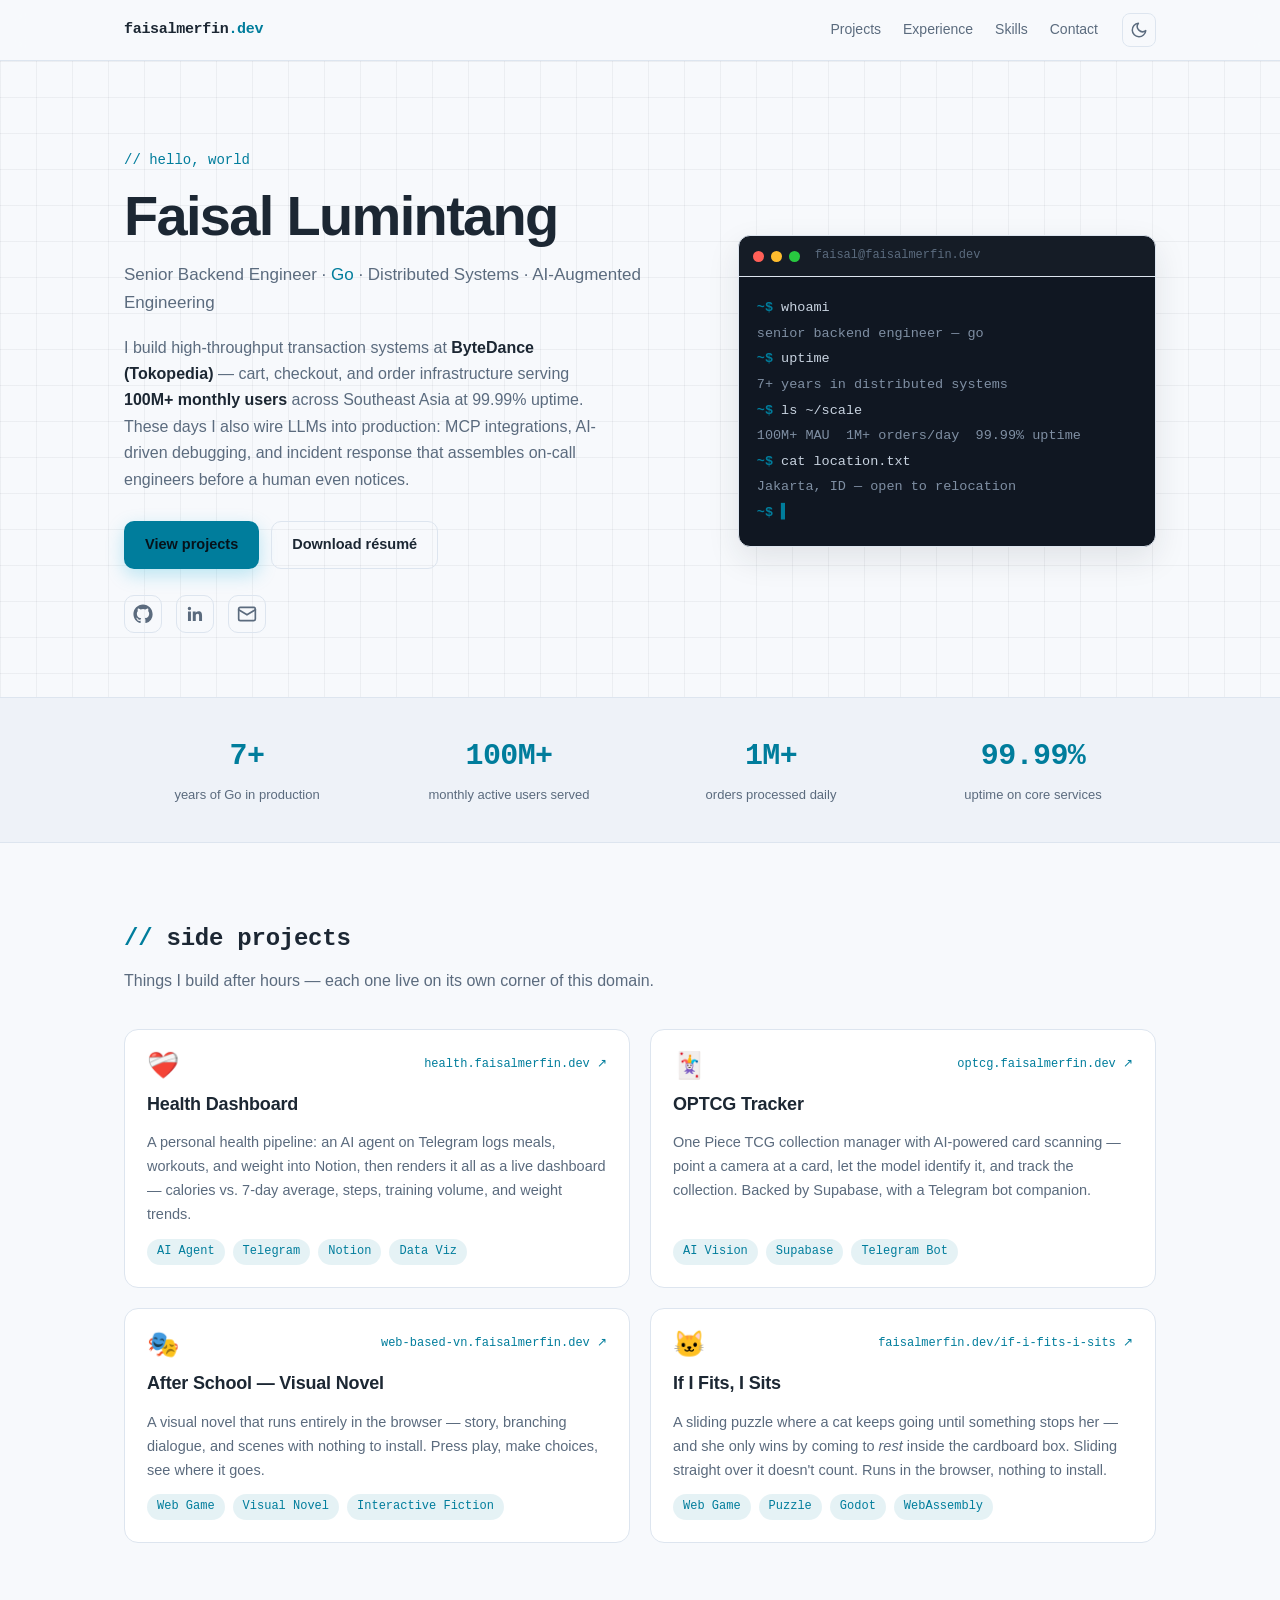
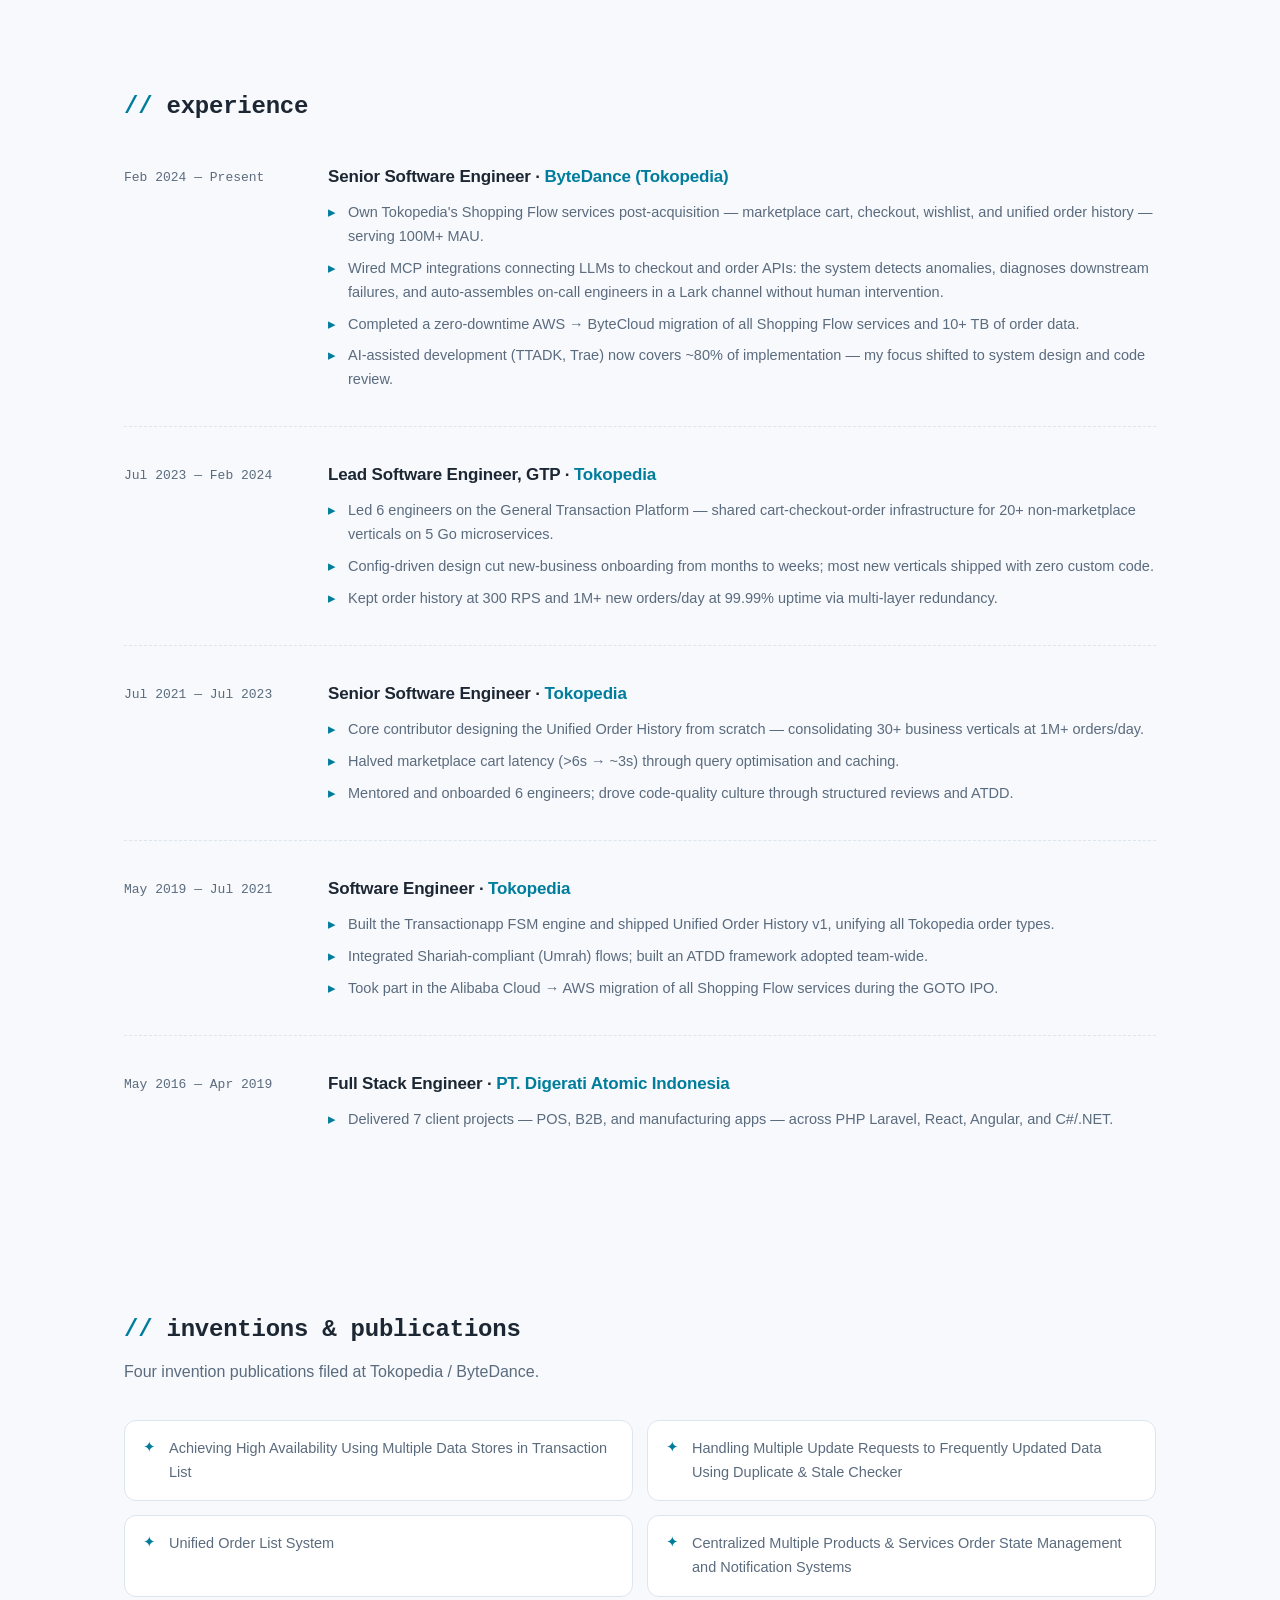
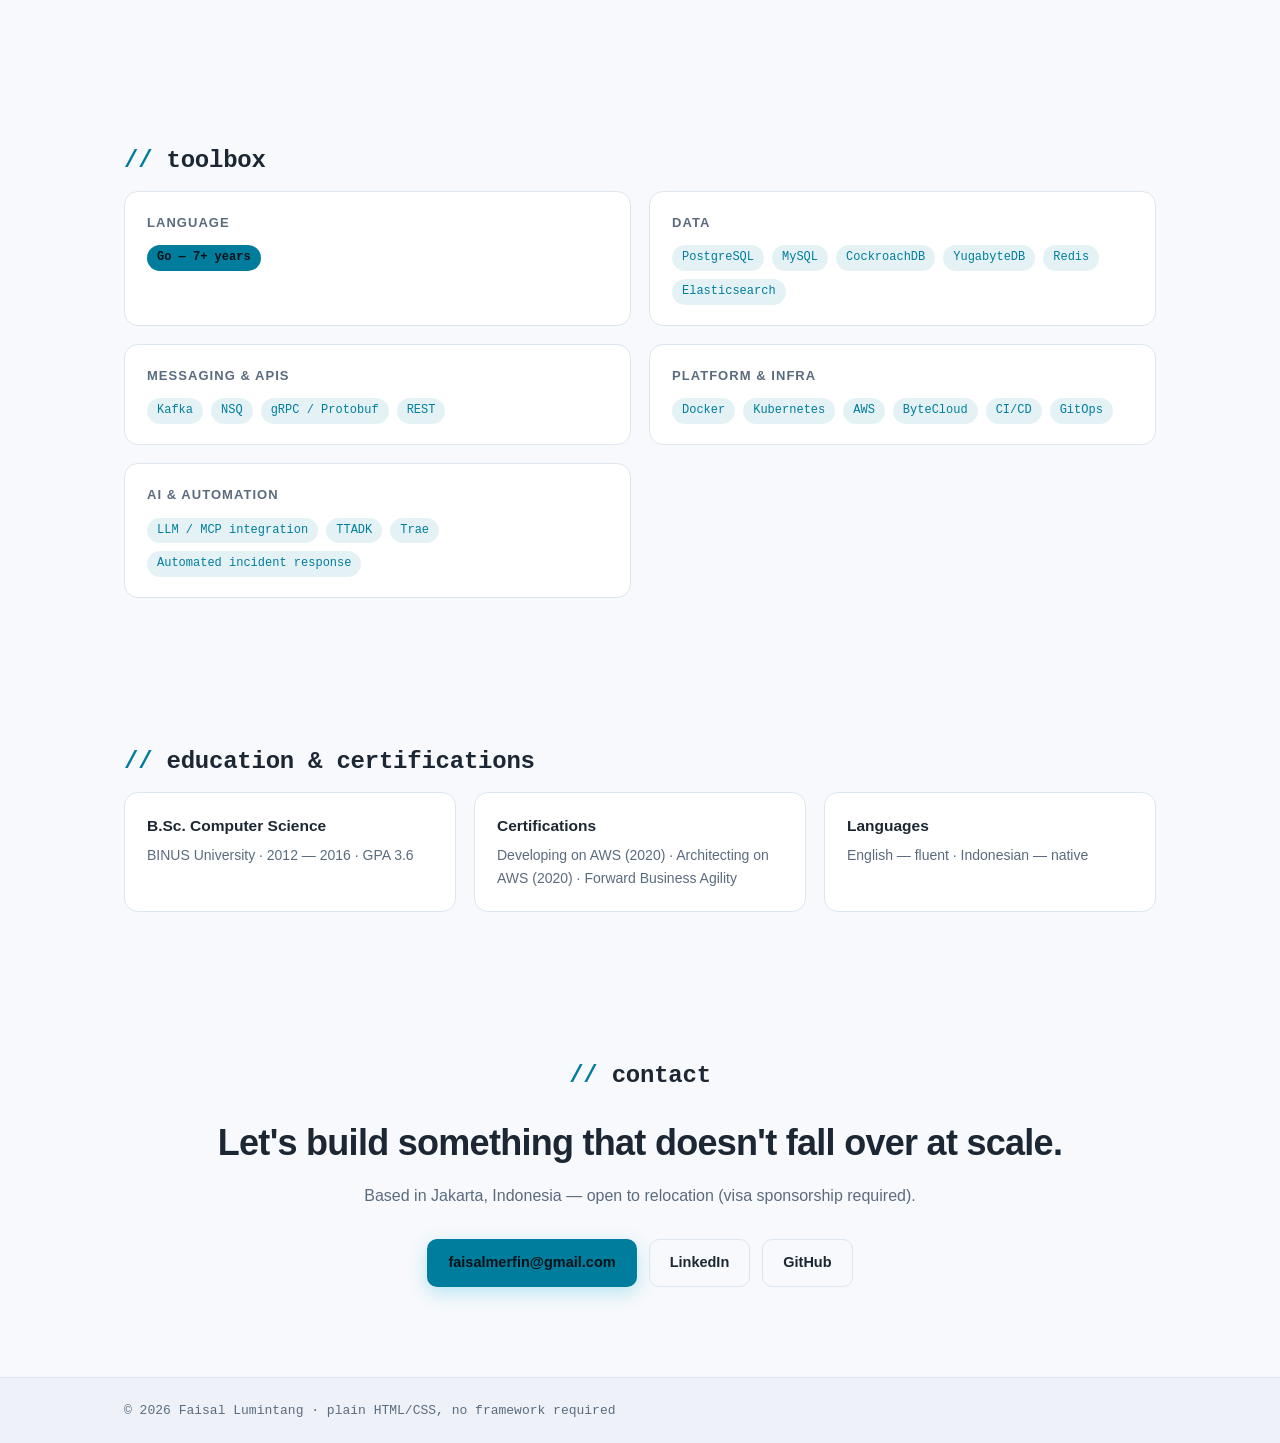
<file: index.html>
<!DOCTYPE html>
<html lang="en" data-theme="dark">
<head>
  <meta charset="UTF-8">
  <meta name="viewport" content="width=device-width, initial-scale=1.0">
  <title>Faisal Lumintang — Senior Backend Engineer (Go)</title>
  <meta name="description" content="Faisal Lumintang — Senior Backend Engineer with 7+ years building high-throughput distributed systems in Go at Tokopedia and ByteDance. Projects, experience, and resume.">
  <link rel="icon" type="image/svg+xml" href="favicon.svg">
  <link rel="stylesheet" href="styles.css">

  <!-- Open Graph -->
  <meta property="og:type" content="website">
  <meta property="og:title" content="Faisal Lumintang — Senior Backend Engineer (Go)">
  <meta property="og:description" content="7+ years building high-throughput distributed systems in Go at Tokopedia and ByteDance — 100M+ MAU, 1M+ orders/day, 99.99% uptime.">
  <meta property="og:url" content="https://faisalmerfin.dev/">
  <meta property="og:image" content="https://www.faisalmerfin.dev/og.png">
  <meta property="og:image:width" content="1200">
  <meta property="og:image:height" content="630">
  <meta property="og:image:alt" content="Faisal Lumintang — Senior Backend Engineer (Go) — faisalmerfin.dev">

  <!-- Twitter -->
  <meta name="twitter:card" content="summary_large_image">
  <meta name="twitter:title" content="Faisal Lumintang — Senior Backend Engineer (Go)">
  <meta name="twitter:description" content="7+ years building high-throughput distributed systems in Go at Tokopedia and ByteDance — 100M+ MAU, 1M+ orders/day, 99.99% uptime.">
  <meta name="twitter:image" content="https://www.faisalmerfin.dev/og.png">

  <script type="application/ld+json">
  {
    "@context": "https://schema.org",
    "@type": "Person",
    "name": "Faisal Lumintang",
    "jobTitle": "Senior Backend Engineer",
    "url": "https://faisalmerfin.dev",
    "email": "mailto:faisalmerfin@gmail.com",
    "sameAs": [
      "https://www.linkedin.com/in/faisal-lumintang",
      "https://github.com/reapera"
    ]
  }
  </script>
</head>
<body>

  <header class="site-header">
    <div class="container header-inner">
      <a href="#top" class="logo">faisalmerfin<span class="accent">.dev</span></a>
      <nav class="site-nav" aria-label="Main navigation">
        <a href="#projects">Projects</a>
        <a href="#experience">Experience</a>
        <a href="#skills">Skills</a>
        <a href="#contact">Contact</a>
      </nav>
      <button id="theme-toggle" class="theme-toggle" aria-label="Toggle color theme" title="Toggle theme">
        <svg class="icon-sun" viewBox="0 0 24 24" width="18" height="18" fill="none" stroke="currentColor" stroke-width="2" stroke-linecap="round"><circle cx="12" cy="12" r="4"/><path d="M12 2v2M12 20v2M4.9 4.9l1.4 1.4M17.7 17.7l1.4 1.4M2 12h2M20 12h2M4.9 19.1l1.4-1.4M17.7 6.3l1.4-1.4"/></svg>
        <svg class="icon-moon" viewBox="0 0 24 24" width="18" height="18" fill="none" stroke="currentColor" stroke-width="2" stroke-linecap="round" stroke-linejoin="round"><path d="M21 12.8A9 9 0 1 1 11.2 3a7 7 0 0 0 9.8 9.8z"/></svg>
      </button>
    </div>
  </header>

  <main id="top">

    <!-- ============ HERO ============ -->
    <section class="hero">
      <div class="container hero-grid">
        <div class="hero-copy reveal">
          <p class="eyebrow">// hello, world</p>
          <h1>Faisal Lumintang</h1>
          <p class="role">Senior Backend Engineer · <span class="accent">Go</span> · Distributed Systems · AI&#8209;Augmented Engineering</p>
          <p class="summary">
            I build high-throughput transaction systems at <strong>ByteDance (Tokopedia)</strong> —
            cart, checkout, and order infrastructure serving <strong>100M+ monthly users</strong> across
            Southeast Asia at 99.99% uptime. These days I also wire LLMs into production:
            MCP integrations, AI-driven debugging, and incident response that assembles
            on-call engineers before a human even notices.
          </p>
          <div class="hero-actions">
            <a class="btn btn-primary" href="#projects">View projects</a>
            <a class="btn btn-ghost" href="Faisal-Lumintang-Resume.pdf" download>Download résumé</a>
          </div>
          <div class="hero-links">
            <a href="https://github.com/reapera" target="_blank" rel="noopener" aria-label="GitHub">
              <svg viewBox="0 0 24 24" width="20" height="20" fill="currentColor"><path d="M12 .5C5.65.5.5 5.65.5 12c0 5.08 3.29 9.39 7.86 10.91.58.11.79-.25.79-.55 0-.27-.01-1.17-.02-2.12-3.2.7-3.88-1.36-3.88-1.36-.52-1.33-1.28-1.68-1.28-1.68-1.04-.71.08-.7.08-.7 1.15.08 1.76 1.19 1.76 1.19 1.03 1.75 2.69 1.25 3.34.95.1-.74.4-1.25.72-1.54-2.55-.29-5.24-1.28-5.24-5.68 0-1.26.45-2.28 1.19-3.09-.12-.29-.52-1.46.11-3.05 0 0 .97-.31 3.18 1.18a11.1 11.1 0 0 1 5.8 0c2.2-1.49 3.17-1.18 3.17-1.18.63 1.59.23 2.76.11 3.05.74.81 1.19 1.83 1.19 3.09 0 4.41-2.69 5.38-5.25 5.67.41.35.77 1.05.77 2.12 0 1.53-.01 2.76-.01 3.14 0 .3.2.67.8.55A10.52 10.52 0 0 0 23.5 12C23.5 5.65 18.35.5 12 .5z"/></svg>
            </a>
            <a href="https://www.linkedin.com/in/faisal-lumintang" target="_blank" rel="noopener" aria-label="LinkedIn">
              <svg viewBox="0 0 24 24" width="20" height="20" fill="currentColor"><path d="M20.45 20.45h-3.55v-5.57c0-1.33-.03-3.04-1.85-3.04-1.85 0-2.14 1.45-2.14 2.94v5.67H9.36V9h3.41v1.56h.05c.48-.9 1.64-1.85 3.37-1.85 3.6 0 4.27 2.37 4.27 5.46v6.28zM5.34 7.43a2.06 2.06 0 1 1 0-4.12 2.06 2.06 0 0 1 0 4.12zM7.12 20.45H3.56V9h3.56v11.45z"/></svg>
            </a>
            <a href="mailto:faisalmerfin@gmail.com" aria-label="Email">
              <svg viewBox="0 0 24 24" width="20" height="20" fill="none" stroke="currentColor" stroke-width="2" stroke-linecap="round" stroke-linejoin="round"><rect x="2" y="4" width="20" height="16" rx="2"/><path d="m22 7-10 6L2 7"/></svg>
            </a>
          </div>
        </div>

        <div class="hero-terminal reveal" aria-hidden="true">
          <div class="terminal">
            <div class="terminal-bar">
              <span class="dot red"></span><span class="dot yellow"></span><span class="dot green"></span>
              <span class="terminal-title">faisal@faisalmerfin.dev</span>
            </div>
            <div class="terminal-body">
              <p><span class="prompt">~$</span> whoami</p>
              <p class="out">senior backend engineer — go</p>
              <p><span class="prompt">~$</span> uptime</p>
              <p class="out">7+ years in distributed systems</p>
              <p><span class="prompt">~$</span> ls ~/scale</p>
              <p class="out">100M+ MAU&nbsp;&nbsp;1M+ orders/day&nbsp;&nbsp;99.99% uptime</p>
              <p><span class="prompt">~$</span> cat location.txt</p>
              <p class="out">Jakarta, ID — open to relocation</p>
              <p><span class="prompt">~$</span> <span class="cursor">&#9613;</span></p>
            </div>
          </div>
        </div>
      </div>
    </section>

    <!-- ============ STATS ============ -->
    <section class="stats">
      <div class="container stats-grid reveal">
        <div class="stat"><span class="stat-num">7+</span><span class="stat-label">years of Go in production</span></div>
        <div class="stat"><span class="stat-num">100M+</span><span class="stat-label">monthly active users served</span></div>
        <div class="stat"><span class="stat-num">1M+</span><span class="stat-label">orders processed daily</span></div>
        <div class="stat"><span class="stat-num">99.99%</span><span class="stat-label">uptime on core services</span></div>
      </div>
    </section>

    <!-- ============ PROJECTS ============ -->
    <section id="projects" class="section">
      <div class="container">
        <h2 class="section-title reveal"><span class="accent">//</span> side projects</h2>
        <p class="section-sub reveal">Things I build after hours — each one live on its own corner of this domain.</p>
        <div class="cards">

          <a class="card reveal" href="https://health.faisalmerfin.dev/" target="_blank" rel="noopener">
            <div class="card-head">
              <span class="card-icon">&#10084;&#65039;&#8205;&#129657;</span>
              <span class="card-domain">health.faisalmerfin.dev &#8599;</span>
            </div>
            <h3>Health Dashboard</h3>
            <p>A personal health pipeline: an AI agent on Telegram logs meals, workouts, and weight
               into Notion, then renders it all as a live dashboard — calories vs. 7-day average,
               steps, training volume, and weight trends.</p>
            <div class="tags"><span>AI Agent</span><span>Telegram</span><span>Notion</span><span>Data Viz</span></div>
          </a>

          <a class="card reveal" href="https://optcg.faisalmerfin.dev/" target="_blank" rel="noopener">
            <div class="card-head">
              <span class="card-icon">&#127183;</span>
              <span class="card-domain">optcg.faisalmerfin.dev &#8599;</span>
            </div>
            <h3>OPTCG Tracker</h3>
            <p>One Piece TCG collection manager with AI-powered card scanning — point a camera at a
               card, let the model identify it, and track the collection. Backed by Supabase, with a
               Telegram bot companion.</p>
            <div class="tags"><span>AI Vision</span><span>Supabase</span><span>Telegram Bot</span></div>
          </a>

          <a class="card reveal" href="https://web-based-vn.faisalmerfin.dev/" target="_blank" rel="noopener">
            <div class="card-head">
              <span class="card-icon">&#127917;</span>
              <span class="card-domain">web-based-vn.faisalmerfin.dev &#8599;</span>
            </div>
            <h3>After School — Visual Novel</h3>
            <p>A visual novel that runs entirely in the browser — story, branching dialogue, and
               scenes with nothing to install. Press play, make choices, see where it goes.</p>
            <div class="tags"><span>Web Game</span><span>Visual Novel</span><span>Interactive Fiction</span></div>
          </a>

          <a class="card reveal" href="if-i-fits-i-sits/" target="_blank" rel="noopener">
            <div class="card-head">
              <span class="card-icon">&#128049;</span>
              <span class="card-domain">faisalmerfin.dev/if-i-fits-i-sits &#8599;</span>
            </div>
            <h3>If I Fits, I Sits</h3>
            <p>A sliding puzzle where a cat keeps going until something stops her — and she only
               wins by coming to <em>rest</em> inside the cardboard box. Sliding straight over it
               doesn't count. Runs in the browser, nothing to install.</p>
            <div class="tags"><span>Web Game</span><span>Puzzle</span><span>Godot</span><span>WebAssembly</span></div>
          </a>

        </div>
      </div>
    </section>

    <!-- ============ EXPERIENCE ============ -->
    <section id="experience" class="section">
      <div class="container">
        <h2 class="section-title reveal"><span class="accent">//</span> experience</h2>
        <div class="timeline">

          <article class="entry reveal">
            <div class="entry-when">Feb 2024 — Present</div>
            <div class="entry-body">
              <h3>Senior Software Engineer · <span class="accent">ByteDance (Tokopedia)</span></h3>
              <ul>
                <li>Own Tokopedia's Shopping Flow services post-acquisition — marketplace cart, checkout, wishlist, and unified order history — serving 100M+ MAU.</li>
                <li>Wired MCP integrations connecting LLMs to checkout and order APIs: the system detects anomalies, diagnoses downstream failures, and auto-assembles on-call engineers in a Lark channel without human intervention.</li>
                <li>Completed a zero-downtime AWS → ByteCloud migration of all Shopping Flow services and 10+&nbsp;TB of order data.</li>
                <li>AI-assisted development (TTADK, Trae) now covers ~80% of implementation — my focus shifted to system design and code review.</li>
              </ul>
            </div>
          </article>

          <article class="entry reveal">
            <div class="entry-when">Jul 2023 — Feb 2024</div>
            <div class="entry-body">
              <h3>Lead Software Engineer, GTP · <span class="accent">Tokopedia</span></h3>
              <ul>
                <li>Led 6 engineers on the General Transaction Platform — shared cart-checkout-order infrastructure for 20+ non-marketplace verticals on 5 Go microservices.</li>
                <li>Config-driven design cut new-business onboarding from months to weeks; most new verticals shipped with zero custom code.</li>
                <li>Kept order history at 300 RPS and 1M+ new orders/day at 99.99% uptime via multi-layer redundancy.</li>
              </ul>
            </div>
          </article>

          <article class="entry reveal">
            <div class="entry-when">Jul 2021 — Jul 2023</div>
            <div class="entry-body">
              <h3>Senior Software Engineer · <span class="accent">Tokopedia</span></h3>
              <ul>
                <li>Core contributor designing the Unified Order History from scratch — consolidating 30+ business verticals at 1M+ orders/day.</li>
                <li>Halved marketplace cart latency (&gt;6s → ~3s) through query optimisation and caching.</li>
                <li>Mentored and onboarded 6 engineers; drove code-quality culture through structured reviews and ATDD.</li>
              </ul>
            </div>
          </article>

          <article class="entry reveal">
            <div class="entry-when">May 2019 — Jul 2021</div>
            <div class="entry-body">
              <h3>Software Engineer · <span class="accent">Tokopedia</span></h3>
              <ul>
                <li>Built the Transactionapp FSM engine and shipped Unified Order History v1, unifying all Tokopedia order types.</li>
                <li>Integrated Shariah-compliant (Umrah) flows; built an ATDD framework adopted team-wide.</li>
                <li>Took part in the Alibaba Cloud → AWS migration of all Shopping Flow services during the GOTO IPO.</li>
              </ul>
            </div>
          </article>

          <article class="entry reveal">
            <div class="entry-when">May 2016 — Apr 2019</div>
            <div class="entry-body">
              <h3>Full Stack Engineer · <span class="accent">PT. Digerati Atomic Indonesia</span></h3>
              <ul>
                <li>Delivered 7 client projects — POS, B2B, and manufacturing apps — across PHP Laravel, React, Angular, and C#/.NET.</li>
              </ul>
            </div>
          </article>

        </div>
      </div>
    </section>

    <!-- ============ INVENTIONS ============ -->
    <section class="section">
      <div class="container">
        <h2 class="section-title reveal"><span class="accent">//</span> inventions &amp; publications</h2>
        <p class="section-sub reveal">Four invention publications filed at Tokopedia / ByteDance.</p>
        <ul class="inventions reveal">
          <li>Achieving High Availability Using Multiple Data Stores in Transaction List</li>
          <li>Handling Multiple Update Requests to Frequently Updated Data Using Duplicate &amp; Stale Checker</li>
          <li>Unified Order List System</li>
          <li>Centralized Multiple Products &amp; Services Order State Management and Notification Systems</li>
        </ul>
      </div>
    </section>

    <!-- ============ SKILLS ============ -->
    <section id="skills" class="section">
      <div class="container">
        <h2 class="section-title reveal"><span class="accent">//</span> toolbox</h2>
        <div class="skills-grid">
          <div class="skill-group reveal">
            <h3>Language</h3>
            <div class="tags"><span class="tag-hot">Go — 7+ years</span></div>
          </div>
          <div class="skill-group reveal">
            <h3>Data</h3>
            <div class="tags"><span>PostgreSQL</span><span>MySQL</span><span>CockroachDB</span><span>YugabyteDB</span><span>Redis</span><span>Elasticsearch</span></div>
          </div>
          <div class="skill-group reveal">
            <h3>Messaging &amp; APIs</h3>
            <div class="tags"><span>Kafka</span><span>NSQ</span><span>gRPC / Protobuf</span><span>REST</span></div>
          </div>
          <div class="skill-group reveal">
            <h3>Platform &amp; Infra</h3>
            <div class="tags"><span>Docker</span><span>Kubernetes</span><span>AWS</span><span>ByteCloud</span><span>CI/CD</span><span>GitOps</span></div>
          </div>
          <div class="skill-group reveal">
            <h3>AI &amp; Automation</h3>
            <div class="tags"><span>LLM / MCP integration</span><span>TTADK</span><span>Trae</span><span>Automated incident response</span></div>
          </div>
        </div>
      </div>
    </section>

    <!-- ============ EDUCATION ============ -->
    <section class="section">
      <div class="container">
        <h2 class="section-title reveal"><span class="accent">//</span> education &amp; certifications</h2>
        <div class="edu-grid">
          <div class="edu-card reveal">
            <h3>B.Sc. Computer Science</h3>
            <p>BINUS University · 2012 — 2016 · GPA 3.6</p>
          </div>
          <div class="edu-card reveal">
            <h3>Certifications</h3>
            <p>Developing on AWS (2020) · Architecting on AWS (2020) · Forward Business Agility</p>
          </div>
          <div class="edu-card reveal">
            <h3>Languages</h3>
            <p>English — fluent · Indonesian — native</p>
          </div>
        </div>
      </div>
    </section>

    <!-- ============ CONTACT ============ -->
    <section id="contact" class="section contact">
      <div class="container reveal">
        <h2 class="section-title"><span class="accent">//</span> contact</h2>
        <p class="contact-big">Let's build something that doesn't fall over at scale.</p>
        <p class="section-sub">Based in Jakarta, Indonesia — open to relocation (visa sponsorship required).</p>
        <div class="hero-actions">
          <a class="btn btn-primary" href="mailto:faisalmerfin@gmail.com">faisalmerfin@gmail.com</a>
          <a class="btn btn-ghost" href="https://www.linkedin.com/in/faisal-lumintang" target="_blank" rel="noopener">LinkedIn</a>
          <a class="btn btn-ghost" href="https://github.com/reapera" target="_blank" rel="noopener">GitHub</a>
        </div>
      </div>
    </section>

  </main>

  <footer class="site-footer">
    <div class="container">
      <p>&copy; <span id="year">2026</span> Faisal Lumintang · plain HTML/CSS, no framework required</p>
    </div>
  </footer>

  <script src="script.js"></script>
</body>
</html>
</file>
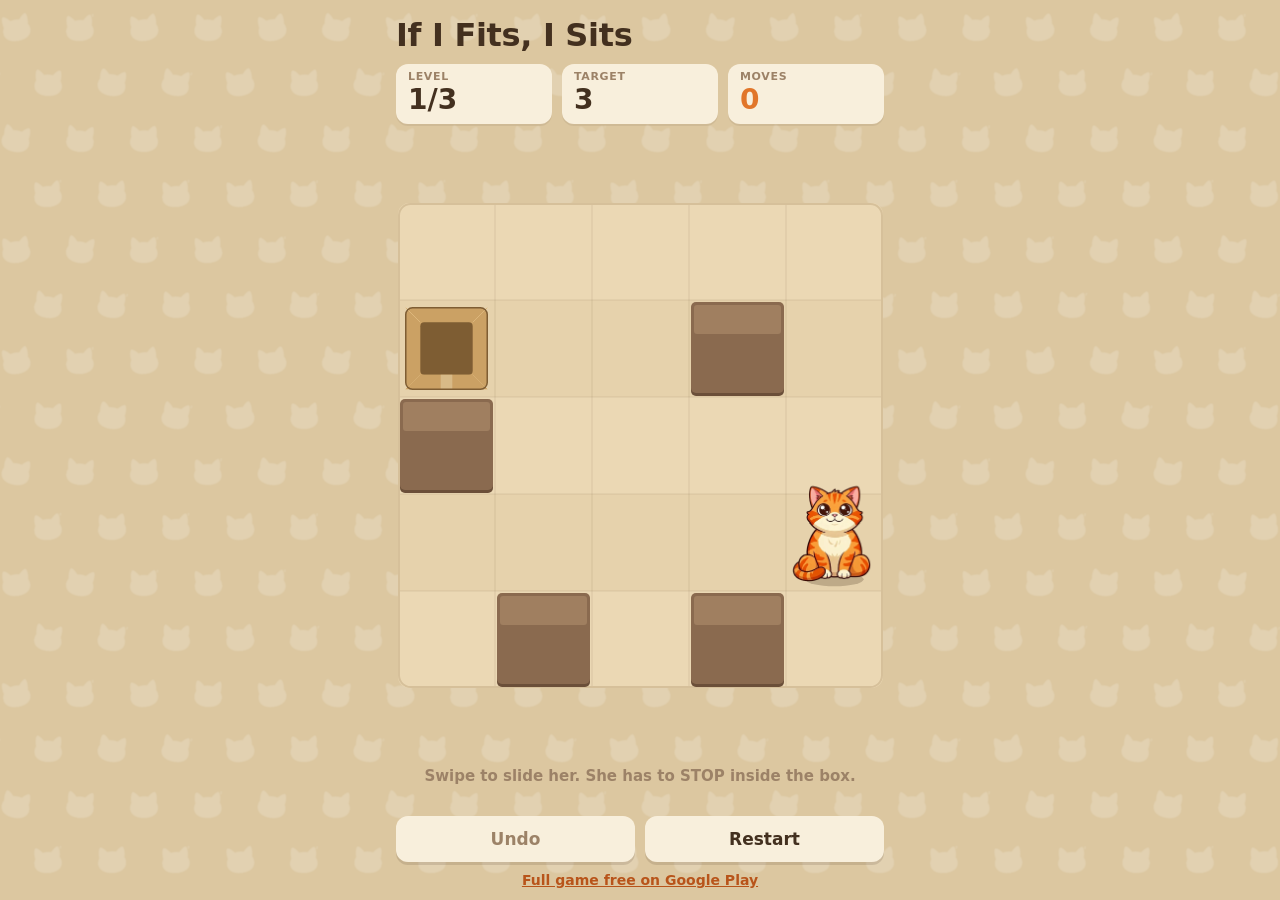
<file: if-i-fits-i-sits/demo/index.html>
<!doctype html>
<html lang="en">
<head>
<meta charset="utf-8">
<meta name="viewport" content="width=device-width, initial-scale=1, maximum-scale=1, user-scalable=no">
<title>If I Fits, I Sits - play it here</title>
<meta name="description" content="A cat, a cardboard box and a very slippery floor. Free on Google Play.">
<style>
/*
  If I Fits, I Sits: the browser demo, and the playable ad.

  One self-contained file: no fonts, scripts or images from anywhere else,
  because ad networks reject playables that make outside requests. Built from
  template.html by tools/build_web_demo.py, which embeds the painted cats and
  three levels from the game's own data. Edit the template, not index.html.

  Light palette from godot/scripts/palette.gd.
*/
:root {
  --ground: #dcc7a0;
  --chip: #f8efdc;
  --ink: #43301f;
  --ink-faint: #9c8267;
  --rule: #d6c09a;
  --accent: #e1762a;
  --accent-deep: #b8541a;
}
* { box-sizing: border-box; }
html, body {
  margin: 0; height: 100%;
  background: var(--ground) url([data-uri]) repeat;
  background-size: 384px auto;
  color: var(--ink);
  font-family: "Nunito", "Segoe UI", Roboto, system-ui, -apple-system, sans-serif;
  -webkit-tap-highlight-color: transparent;
  overflow: hidden;
}
body::before {
  /* The floor pattern is faint in the game; this keeps it faint here. */
  content: ""; position: fixed; inset: 0;
  background: rgba(220, 199, 160, .82); pointer-events: none;
}
#app {
  position: relative; z-index: 1;
  height: 100%; max-width: 520px; margin: 0 auto;
  display: flex; flex-direction: column;
  padding: max(12px, env(safe-area-inset-top)) 16px max(12px, env(safe-area-inset-bottom));
  touch-action: none; user-select: none;
}
header h1 { margin: 4px 0 10px; font-size: clamp(22px, 6.4vw, 32px); font-weight: 800; letter-spacing: -.01em; }
.chips { display: grid; grid-template-columns: repeat(3, 1fr); gap: 10px; }
.chip { background: var(--chip); border-radius: 12px; padding: 6px 12px 8px; box-shadow: 0 2px 0 rgba(67,48,31,.08); }
.chip small { display: block; font-size: 11px; font-weight: 700; color: var(--ink-faint); letter-spacing: .06em; }
.chip b { font-size: clamp(20px, 6vw, 28px); font-weight: 800; }
.chip b.moves { color: var(--accent); }
#stage { flex: 1; min-height: 0; display: flex; align-items: center; justify-content: center; margin: 12px 0; }
canvas { display: block; }
.hint { min-height: 2.6em; text-align: center; font-size: 15px; font-weight: 600; color: var(--ink-faint); margin: 0 0 10px; }
.controls { display: grid; grid-template-columns: 1fr 1fr; gap: 10px; }
button {
  font: inherit; font-weight: 800; font-size: 17px; color: var(--ink);
  background: var(--chip); border: 0; border-radius: 12px; padding: 13px 10px;
  box-shadow: 0 3px 0 rgba(67,48,31,.14); cursor: pointer;
}
button:active { transform: translateY(2px); box-shadow: 0 1px 0 rgba(67,48,31,.14); }
button:disabled { color: var(--ink-faint); }
button.primary { background: var(--accent); color: #fff8ee; box-shadow: 0 3px 0 var(--accent-deep); }
.store { display: block; text-align: center; margin-top: 10px; font-size: 14px; font-weight: 700; color: var(--accent-deep); }

.overlay {
  position: fixed; inset: 0; z-index: 5; display: none;
  align-items: center; justify-content: center; padding: 16px;
  background: rgba(67,48,31,.32);
}
.overlay.show { display: flex; }
.panel {
  width: min(420px, 100%); background: #f8efdc; border-radius: 20px;
  padding: 22px 22px 20px; text-align: center; box-shadow: 0 6px 0 rgba(67,48,31,.22);
}
.panel .lvl { font-weight: 700; color: var(--ink-faint); }
.panel h2 { margin: 2px 0 8px; font-size: 34px; font-weight: 800; }
.paws { display: flex; justify-content: center; gap: 18px; margin: 4px 0 8px; }
.paws svg { width: 56px; height: 56px; transform: scale(.4); opacity: 0; transition: transform .28s cubic-bezier(.3,1.6,.5,1), opacity .2s; }
.paws svg.on { transform: scale(1); opacity: 1; }
.panel p { margin: 6px 0 16px; color: var(--ink-faint); font-weight: 600; }
.panel .row { display: grid; grid-template-columns: 1fr 1fr; gap: 10px; }
#end img { width: 120px; height: 120px; border-radius: 26px; box-shadow: 0 4px 0 rgba(67,48,31,.16); }
#end h2 { margin-top: 12px; }
#end button.primary { width: 100%; font-size: 20px; padding: 16px; }
#end .again { background: none; box-shadow: none; color: var(--ink-faint); font-size: 15px; margin-top: 6px; }
</style>
</head>
<body>
<div id="app">
  <header>
    <h1>If I Fits, I Sits</h1>
    <div class="chips">
      <div class="chip"><small>LEVEL</small><b id="c-level">1/3</b></div>
      <div class="chip"><small>TARGET</small><b id="c-par">3</b></div>
      <div class="chip"><small>MOVES</small><b id="c-moves" class="moves">0</b></div>
    </div>
  </header>
  <div id="stage"><canvas id="board" aria-label="Puzzle board"></canvas></div>
  <p class="hint" id="hint"></p>
  <div class="controls">
    <button id="b-undo">Undo</button>
    <button id="b-restart">Restart</button>
  </div>
  <a class="store" id="l-store" href="#">Full game free on Google Play</a>
</div>

<div class="overlay" id="win">
  <div class="panel">
    <div class="lvl" id="w-level">Level 1</div>
    <h2>Fits. Sits.</h2>
    <div class="paws" id="w-paws"></div>
    <p id="w-sub"></p>
    <div class="row"><button id="w-replay">Replay</button><button class="primary" id="w-next">Next</button></div>
  </div>
</div>

<div class="overlay" id="end">
  <div class="panel">
    <img alt="" src="[data-uri]">
    <h2>Fits. Sits.</h2>
    <p>That was three of 140 levels. Up to three cats on one swipe, an endless mode, and no timers.</p>
    <button class="primary" id="e-store">Get it free on Google Play</button>
    <button class="again" id="e-again">Play the demo again</button>
  </div>
</div>

<script>
"use strict";
const PLAY_URL = "https://play.google.com/store/apps/details?id=com.burangkeng.fitsandsits";
const LEVELS = [{"n": 1, "par": 3, "grid": [".....", "B..#.", "#....", "....C", ".#.#."], "hint": "Swipe to slide her. She has to STOP inside the box."}, {"n": 5, "par": 3, "grid": ["......", ".....#", "......", "#..#.C", "...#.B", "..#.#."], "hint": "Careful: she only stops when something stops her."}, {"n": 13, "par": 6, "grid": ["...#..", ".....#", "..B...", "..#.C.", "C.#.##", ".B..##"], "hint": "Two cats now. One swipe moves both, and each needs a box."}];
const SPRITES = {"orange": {"sit": "[data-uri]", "slide_side": "[data-uri]", "in_box": "[data-uri]"}, "grey": {"sit": "[data-uri]", "slide_side": "[data-uri]", "in_box": "[data-uri]"}};
const ANCHORS = {"orange": {"in_box": [189.8, 337.9], "sit": [171.0, 387.3], "slide_side": [229.4, 211.3]}, "grey": {"in_box": [193.2, 340.4], "sit": [175.3, 392.5], "slide_side": [233.2, 215.6]}};
const COLOURS = ["orange", "grey"];

// Board cat sizing, from godot/scripts/cat_sprites.gd.
const SIT_H = 0.98, FLOOR = 0.40, SIT_PX = 384;
const PAL = {
  floorA: "#ebd8b4", floorB: "#e6d2ac", grid: "rgba(120,92,58,.14)", rim: "#d6c09a",
  furn: "#8a6a4f", furnTop: "#a07f60", furnEdge: "#6b4f39",
  box: "#cba164", boxLip: "#ddb77c", boxIn: "#7e5d33", boxTape: "rgba(228,207,164,.55)",
  shadow: "rgba(67,48,31,.25)",
};
const DIRS = { up: [0, -1], down: [0, 1], left: [-1, 0], right: [1, 0] };

// ------------------------------------------------------------------- rules
// A port of godot/scripts/slide_engine.gd. Every cat slides in the swipe's
// direction until a wall, furniture or another cat stops her; the cat furthest
// along the direction resolves first, so cats at rest block the ones behind.
function slide(walls, w, h, pos, d) {
  const order = pos.map((_, i) => i).sort((a, b) =>
    (pos[b][0] * d[0] + pos[b][1] * d[1]) - (pos[a][0] * d[0] + pos[a][1] * d[1]));
  const occupied = new Set(pos.map(p => p[1] * w + p[0]));
  const next = pos.map(p => p.slice());
  const dist = pos.map(() => 0);
  for (const i of order) {
    let [x, y] = next[i];
    occupied.delete(y * w + x);
    for (;;) {
      const nx = x + d[0], ny = y + d[1];
      if (nx < 0 || ny < 0 || nx >= w || ny >= h) break;
      const k = ny * w + nx;
      if (walls.has(k) || occupied.has(k)) break;
      x = nx; y = ny; dist[i]++;
    }
    next[i] = [x, y];
    occupied.add(y * w + x);
  }
  return { next, dist };
}
const inBox = (p, G) => G.boxes.has(p[1] * G.w + p[0]);
const isWon = G => G.cats.every(p => inBox(p, G));
function paws(moves, par) { return moves <= par ? 3 : moves <= par + 2 ? 2 : 1; }

// ------------------------------------------------------------------- state
const G = { level: 0 };
function load(n) {
  const L = LEVELS[n];
  G.level = n; G.w = L.grid[0].length; G.h = L.grid.length; G.par = L.par;
  G.walls = new Set(); G.boxes = new Set(); G.cats = [];
  L.grid.forEach((row, y) => [...row].forEach((c, x) => {
    if (c === "#") G.walls.add(y * G.w + x);
    else if (c === "B") G.boxes.add(y * G.w + x);
    else if (c === "C") G.cats.push([x, y]);
  }));
  G.start = G.cats.map(p => p.slice());
  G.moves = 0; G.history = []; G.won = false; G.anim = null; G.buffered = null;
  G.impact = -9; G.impactX = true; G.lastInput = performance.now();
  document.getElementById("hint").textContent = L.hint;
  hide("win"); hud(); fit();
}
function hud() {
  document.getElementById("c-level").textContent = `${G.level + 1}/${LEVELS.length}`;
  document.getElementById("c-par").textContent = G.par;
  document.getElementById("c-moves").textContent = G.moves;
  document.getElementById("b-undo").disabled = G.history.length === 0 || G.won;
}

function move(name) {
  if (G.won) return;
  if (G.anim) { G.buffered = name; return; }
  const d = DIRS[name];
  const res = slide(G.walls, G.w, G.h, G.cats, d);
  G.lastInput = performance.now();
  const far = Math.max(...res.dist);
  if (far === 0) { G.shake = performance.now(); return; }
  G.history.push(G.cats.map(p => p.slice()));
  G.anim = { from: G.cats.map(p => p.slice()), to: res.next, dir: d,
             t0: performance.now(), dur: 90 + 70 * far };
  G.cats = res.next;
  G.moves++;
  hud();
}
function land() {
  G.anim = null;
  G.impact = performance.now();
  if (isWon(G)) { G.won = true; hud(); setTimeout(showWin, 420); return; }
  if (G.buffered) { const b = G.buffered; G.buffered = null; move(b); }
}
function undo() {
  if (G.won || G.anim || !G.history.length) return;
  G.cats = G.history.pop(); G.moves--; hud();
}
function restart() { load(G.level); }

// ------------------------------------------------------------------ panels
function show(id) { document.getElementById(id).classList.add("show"); }
function hide(id) { document.getElementById(id).classList.remove("show"); }
const PAW = on => `<svg viewBox="0 0 64 64"><g fill="${on ? "#e8823c" : "#c9b48f"}" stroke="#7a3f14" stroke-width="${on ? 3 : 0}">
  <ellipse cx="32" cy="42" rx="15" ry="13"/><circle cx="14" cy="27" r="7"/><circle cx="25" cy="17" r="7"/>
  <circle cx="39" cy="17" r="7"/><circle cx="50" cy="27" r="7"/></g>
  <g fill="${on ? "#f6a9b4" : "#dccbaa"}"><ellipse cx="32" cy="43" rx="9" ry="7.5"/><circle cx="14" cy="27" r="3.6"/>
  <circle cx="25" cy="17" r="3.6"/><circle cx="39" cy="17" r="3.6"/><circle cx="50" cy="27" r="3.6"/></g></svg>`;
function showWin() {
  const earned = paws(G.moves, G.par);
  document.getElementById("w-level").textContent = `Level ${G.level + 1} of ${LEVELS.length}`;
  document.getElementById("w-sub").textContent = G.moves <= G.par
    ? `Purrfect - solved in target, ${G.moves} moves`
    : `Solved in ${G.moves}. Target was ${G.par}.`;
  const box = document.getElementById("w-paws");
  box.innerHTML = [0, 1, 2].map(i => PAW(i < earned)).join("");
  // One at a time, as in the game.
  [...box.children].forEach((s, i) => setTimeout(() => s.classList.add("on"), 250 + i * 330));
  document.getElementById("w-next").textContent = G.level + 1 < LEVELS.length ? "Next" : "Done";
  show("win");
}

// ------------------------------------------------------------------ drawing
const cv = document.getElementById("board");
const ctx = cv.getContext("2d");
// Older ad webviews predate roundRect.
if (!ctx.roundRect) {
  CanvasRenderingContext2D.prototype.roundRect = function (x, y, w, h, r) {
    r = Math.min(r, w / 2, h / 2);
    this.moveTo(x + r, y);
    this.arcTo(x + w, y, x + w, y + h, r); this.arcTo(x + w, y + h, x, y + h, r);
    this.arcTo(x, y + h, x, y, r); this.arcTo(x, y, x + w, y, r);
    this.closePath();
  };
}
let cell = 80, dpr = 1;
function fit() {
  const st = document.getElementById("stage");
  const availW = st.clientWidth, availH = st.clientHeight;
  cell = Math.floor(Math.min(availW / G.w, availH / G.h));
  dpr = Math.min(window.devicePixelRatio || 1, 3);
  cv.style.width = `${cell * G.w}px`; cv.style.height = `${cell * G.h}px`;
  cv.width = Math.round(cell * G.w * dpr); cv.height = Math.round(cell * G.h * dpr);
}
addEventListener("resize", () => { if (G.w) fit(); });

function rr(x, y, w, h, r, fill) {
  ctx.beginPath(); ctx.roundRect(x, y, w, h, r); ctx.fillStyle = fill; ctx.fill();
}
function drawFloor() {
  const W = cell * G.w, H = cell * G.h;
  rr(0, 0, W, H, cell * 0.12, PAL.floorA);
  ctx.save(); ctx.beginPath(); ctx.roundRect(0, 0, W, H, cell * 0.12); ctx.clip();
  for (let y = 0; y < G.h; y++) if (y % 2) { ctx.fillStyle = PAL.floorB; ctx.fillRect(0, y * cell, W, cell); }
  ctx.strokeStyle = PAL.grid; ctx.lineWidth = 1;
  for (let x = 1; x < G.w; x++) { ctx.beginPath(); ctx.moveTo(x * cell, 0); ctx.lineTo(x * cell, H); ctx.stroke(); }
  for (let y = 1; y < G.h; y++) { ctx.beginPath(); ctx.moveTo(0, y * cell); ctx.lineTo(W, y * cell); ctx.stroke(); }
  ctx.restore();
  ctx.lineWidth = 2; ctx.strokeStyle = PAL.rim;
  ctx.beginPath(); ctx.roundRect(1, 1, W - 2, H - 2, cell * 0.12); ctx.stroke();
}
function drawPiece(x, y) {
  const px = x * cell, py = y * cell;
  rr(px + 2, py + 4, cell - 4, cell - 5, 5, PAL.furnEdge);
  rr(px + 2, py + 2, cell - 4, cell - 6, 5, PAL.furn);
  rr(px + 5, py + 5, cell - 10, (cell - 6) * 0.32, 3, PAL.furnTop);
}
function boxBack(x, y) {
  const px = x * cell, py = y * cell, m = cell * 0.08, im = cell * 0.23;
  rr(px + m, py + m, cell - 2 * m, cell - 2 * m, cell * 0.07, PAL.box);
  ctx.strokeStyle = PAL.boxLip; ctx.lineWidth = 1;
  for (const [a, b] of [[[m, m], [im, im]], [[cell - m, m], [cell - im, im]],
                        [[m, cell - m], [im, cell - im]], [[cell - m, cell - m], [cell - im, cell - im]]]) {
    ctx.beginPath(); ctx.moveTo(px + a[0], py + a[1]); ctx.lineTo(px + b[0], py + b[1]); ctx.stroke();
  }
  rr(px + im, py + im, cell - 2 * im, cell - 2 * im, cell * 0.04, PAL.boxIn);
}
function boxFront(x, y) {
  const px = x * cell, py = y * cell, m = cell * 0.08, im = cell * 0.23;
  ctx.beginPath();
  ctx.moveTo(px + im, py + cell - im); ctx.lineTo(px + cell - im, py + cell - im);
  ctx.lineTo(px + cell - m, py + cell - m); ctx.lineTo(px + m, py + cell - m);
  ctx.closePath(); ctx.fillStyle = PAL.box; ctx.fill();
  ctx.fillStyle = PAL.boxTape; ctx.fillRect(px + cell * 0.44, py + cell - im, cell * 0.12, im - m);
  ctx.strokeStyle = PAL.boxIn; ctx.lineWidth = 1.5;
  ctx.beginPath(); ctx.roundRect(px + m, py + m, cell - 2 * m, cell - 2 * m, cell * 0.07); ctx.stroke();
}
function ellipse(cx, cy, rx, ry, fill) {
  ctx.beginPath(); ctx.ellipse(cx, cy, rx, ry, 0, 0, Math.PI * 2); ctx.fillStyle = fill; ctx.fill();
}
const IMG = {};
// Same placement as CatSprites.draw: the pose's anchor goes on her floor point.
function drawCat(i, gx, gy, pose, sx, sy, dir) {
  const colour = COLOURS[i % COLOURS.length];
  const img = IMG[colour][pose], a = ANCHORS[colour][pose];
  const k = SIT_H * cell / SIT_PX;
  const cx = (gx + 0.5) * cell, cy = (gy + 0.5) * cell;
  if (pose === "slide_side" && dir && dir[0] === 0) {
    // Up and down use the side slide turned so her head leads.
    ellipse(cx, cy + cell * 0.04, cell * 0.15 * sx, cell * 0.40 * sy, PAL.shadow);
    ctx.save(); ctx.translate(cx, cy); ctx.rotate(dir[1] < 0 ? -Math.PI / 2 : Math.PI / 2);
    ctx.scale(sy, sx);
    ctx.drawImage(img, -img.width * k / 2, -img.height * k / 2, img.width * k, img.height * k);
    ctx.restore(); return;
  }
  const fx = cx, fy = cy + FLOOR * cell;
  if (pose !== "in_box") ellipse(fx, fy - cell * 0.02, cell * (pose === "slide_side" ? 0.42 : 0.30) * sx, cell * 0.07, PAL.shadow);
  ctx.save(); ctx.translate(fx, fy);
  ctx.scale(pose === "slide_side" && dir && dir[0] < 0 ? -sx : sx, sy);
  ctx.drawImage(img, -a[0] * k, -a[1] * k, img.width * k, img.height * k);
  ctx.restore();
}

function frame(now) {
  requestAnimationFrame(frame);
  if (!G.w) return;
  ctx.setTransform(dpr, 0, 0, dpr, 0, 0);
  ctx.clearRect(0, 0, cv.width, cv.height);
  drawFloor();
  G.walls.forEach(k => drawPiece(k % G.w, Math.floor(k / G.w)));
  G.boxes.forEach(k => boxBack(k % G.w, Math.floor(k / G.w)));

  let t = 1;
  if (G.anim) {
    t = Math.min(1, (now - G.anim.t0) / G.anim.dur);
    // Landing may start the buffered swipe, which begins at its own t = 0.
    if (t >= 1) { land(); t = G.anim ? 0 : 1; }
  }
  const e = 1 - Math.pow(1 - t, 3);
  G.cats.forEach((p, i) => {
    let gx = p[0], gy = p[1], pose = "sit", sx = 1, sy = 1, dir = null;
    if (G.anim) {
      const f = G.anim.from[i], to = G.anim.to[i];
      gx = f[0] + (to[0] - f[0]) * e; gy = f[1] + (to[1] - f[1]) * e;
      if (f[0] !== to[0] || f[1] !== to[1]) {
        pose = "slide_side"; dir = G.anim.dir;
        [sx, sy] = dir[0] !== 0 ? [1.14, 0.90] : [0.90, 1.14];
      }
    } else {
      if (inBox(p, G)) {
        pose = "in_box";
        const b = Math.sin(now / 1000 * 1.6) * 0.022; sx += b; sy -= b;
      }
      const el = (now - G.impact) / 1000;
      if (el < 0.55) {
        const kk = 0.3 * Math.exp(-el * 9) * Math.cos(el * 34);
        sx *= 1 + kk * 0.5; sy *= 1 - kk * 0.5;
      }
    }
    if (G.shake && now - G.shake < 350) gx += Math.sin((now - G.shake) / 1000 * 46) * 0.06;
    drawCat(i, gx, gy, pose, sx, sy, dir);
  });
  G.boxes.forEach(k => boxFront(k % G.w, Math.floor(k / G.w)));
}

// -------------------------------------------------------------------- input
let sx0 = 0, sy0 = 0, down = false;
const app = document.getElementById("app");
app.addEventListener("pointerdown", e => {
  if (e.target.closest("button, a")) return;
  down = true; sx0 = e.clientX; sy0 = e.clientY;
});
app.addEventListener("pointerup", e => {
  if (!down) return; down = false;
  const dx = e.clientX - sx0, dy = e.clientY - sy0;
  if (Math.hypot(dx, dy) < 24) return;
  move(Math.abs(dx) > Math.abs(dy) ? (dx > 0 ? "right" : "left") : (dy > 0 ? "down" : "up"));
});
app.addEventListener("pointercancel", () => { down = false; });
addEventListener("keydown", e => {
  const k = { ArrowUp: "up", ArrowDown: "down", ArrowLeft: "left", ArrowRight: "right" }[e.key];
  if (k) { e.preventDefault(); move(k); }
  else if (e.key === "z") undo();
  else if (e.key === "r") restart();
});

// The store link. Inside an ad, MRAID opens the store; on a web page, a tab.
function openStore(e) {
  if (e) e.preventDefault();
  if (window.mraid && typeof mraid.open === "function") mraid.open(PLAY_URL);
  else window.open(PLAY_URL, "_blank", "noopener");
}
document.getElementById("b-undo").onclick = undo;
document.getElementById("b-restart").onclick = restart;
document.getElementById("w-replay").onclick = () => { hide("win"); restart(); };
document.getElementById("w-next").onclick = () => {
  hide("win");
  if (G.level + 1 < LEVELS.length) load(G.level + 1); else show("end");
};
document.getElementById("e-store").onclick = openStore;
document.getElementById("l-store").onclick = openStore;
document.getElementById("e-again").onclick = () => { hide("end"); load(0); };

// -------------------------------------------------------------------- start
function start() {
  const jobs = [];
  for (const c of COLOURS) {
    IMG[c] = {};
    for (const pose of Object.keys(SPRITES[c])) {
      const im = new Image(); im.src = SPRITES[c][pose]; IMG[c][pose] = im;
      jobs.push(im.decode ? im.decode().catch(() => {}) : Promise.resolve());
    }
  }
  Promise.all(jobs).then(() => { load(0); requestAnimationFrame(frame); });
}
if (window.mraid && mraid.getState && mraid.getState() === "loading") mraid.addEventListener("ready", start);
else start();
</script>
</body>
</html>
</file>
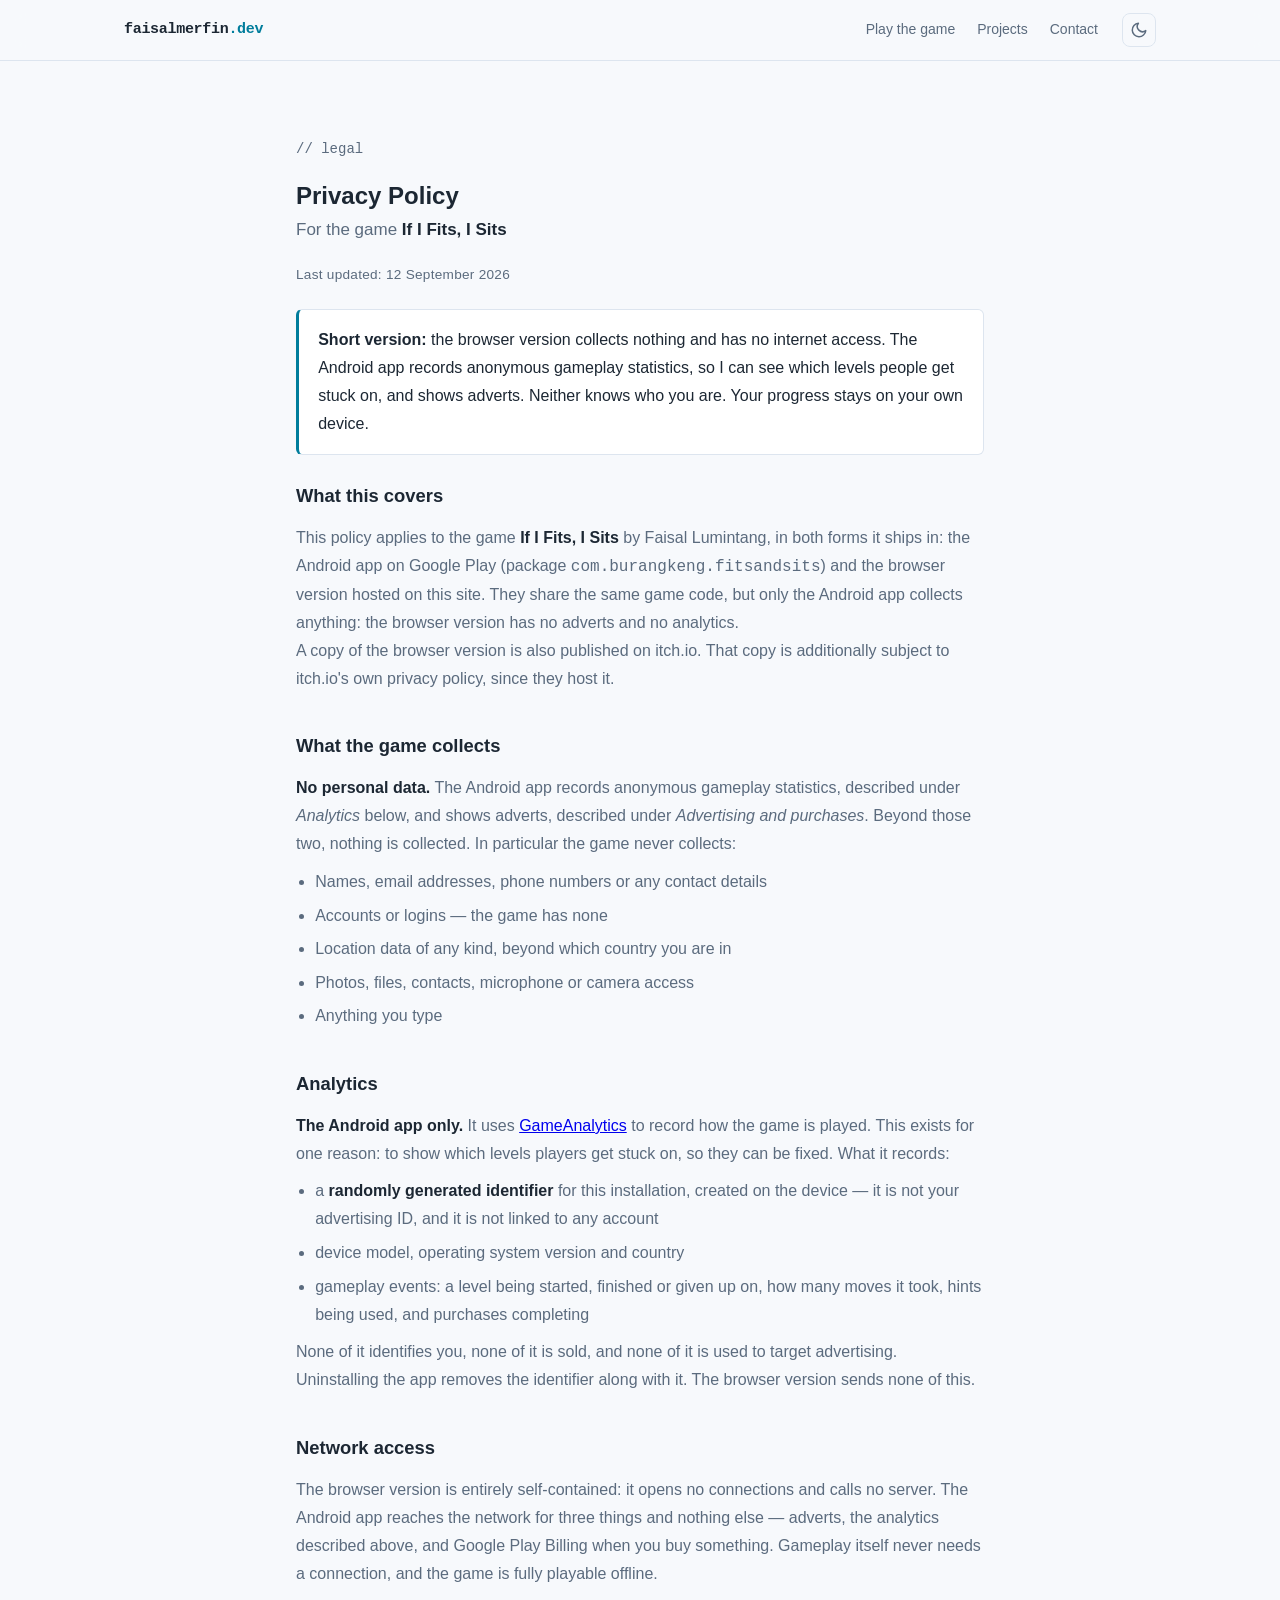
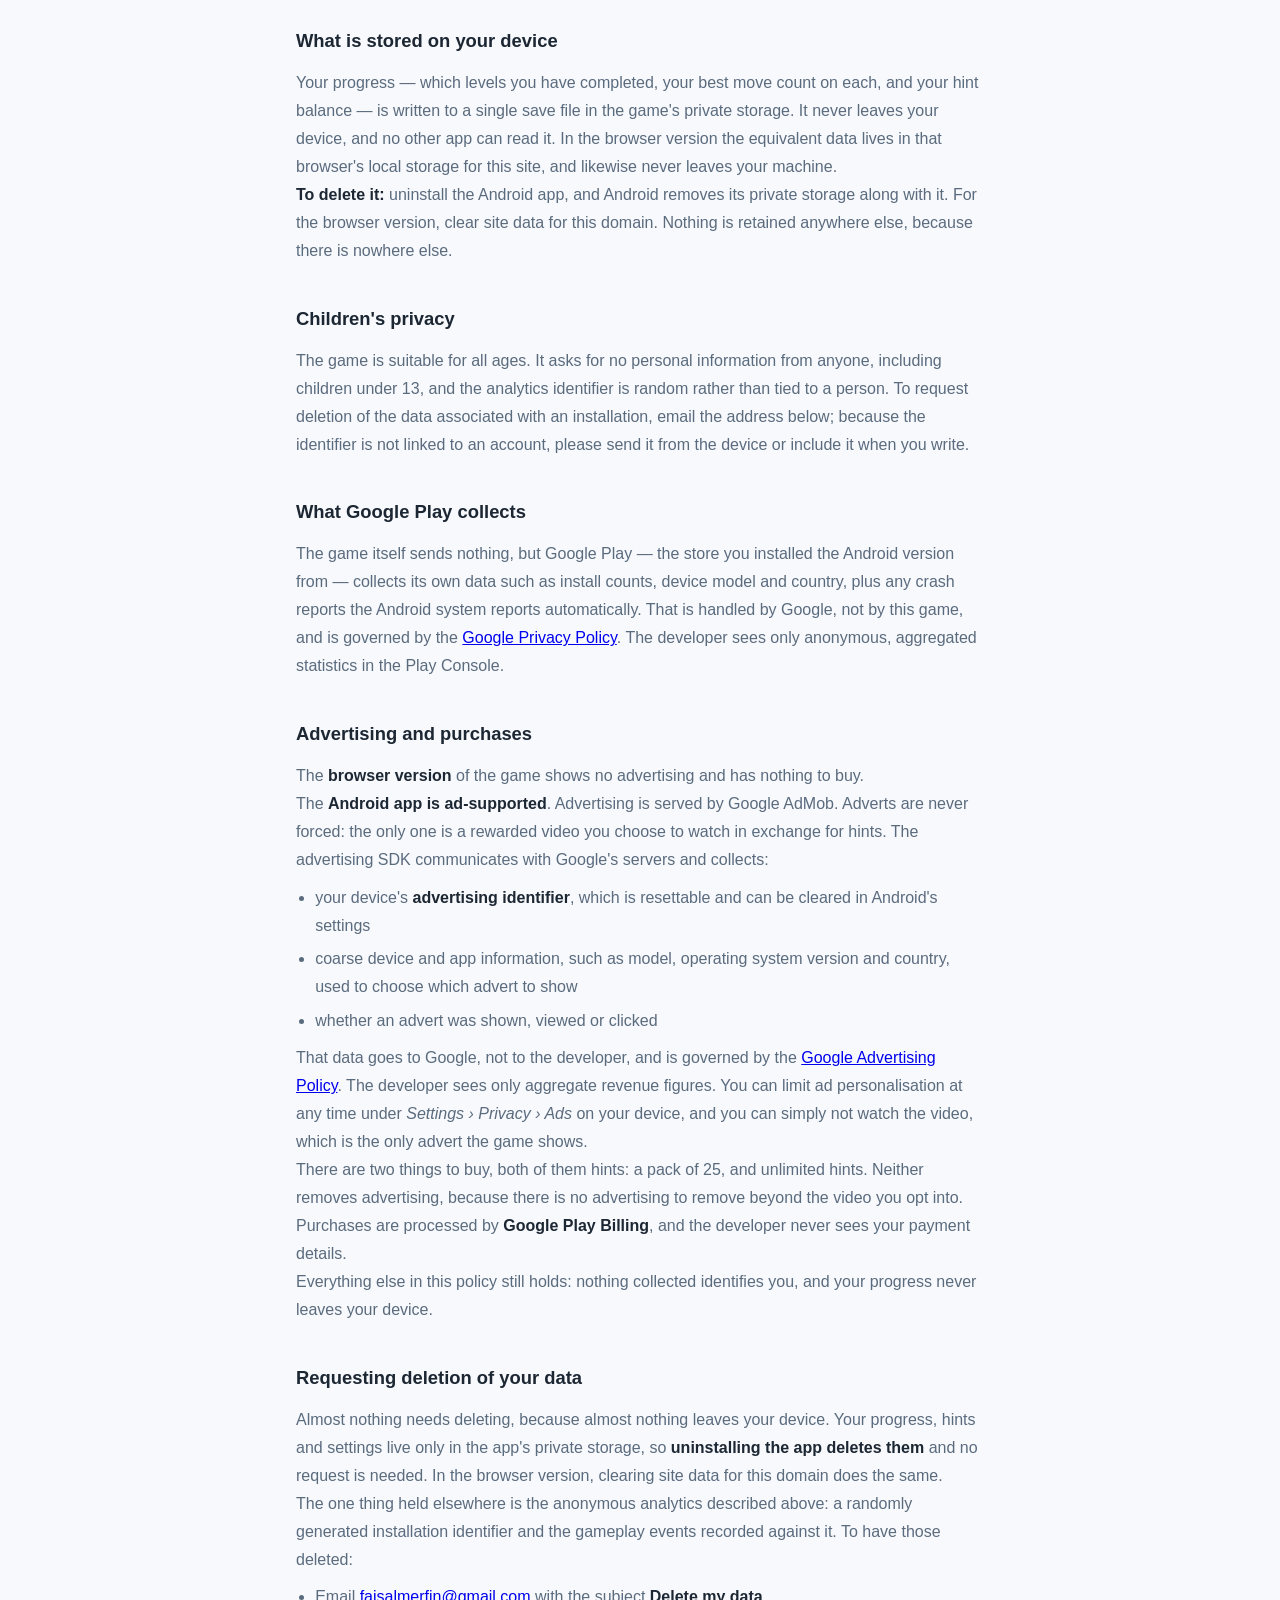
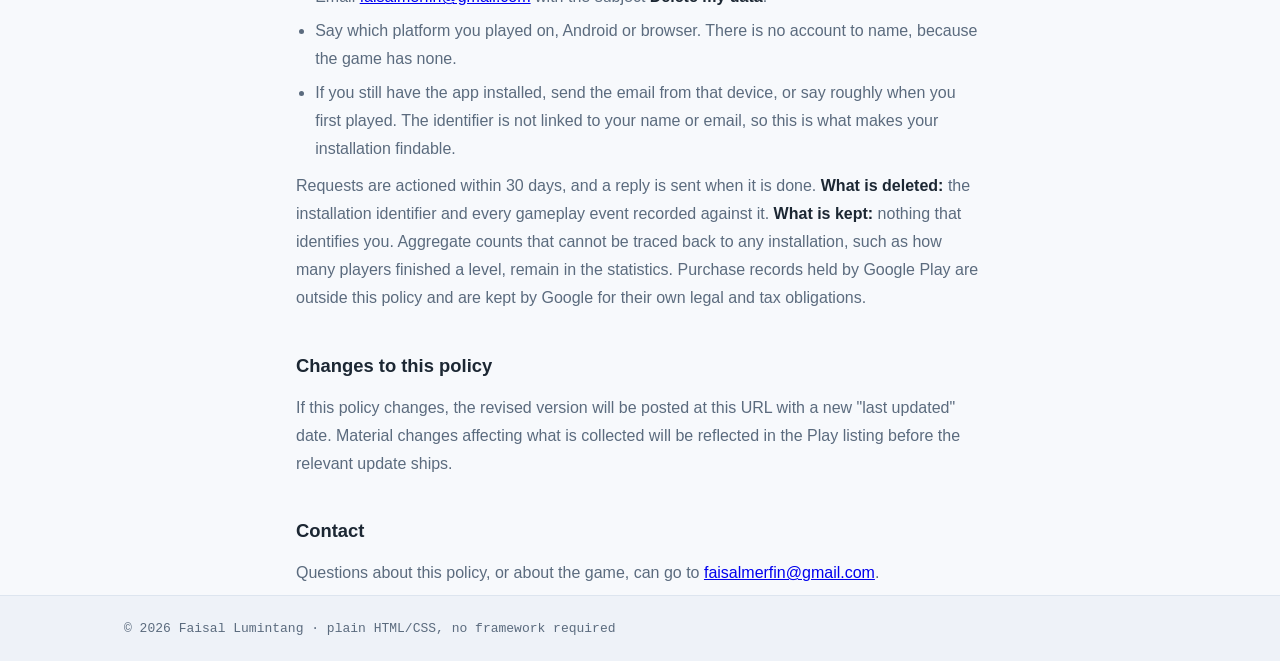
<file: if-i-fits-i-sits/privacypolicy.html>
<!DOCTYPE html>
<html lang="en" data-theme="dark">
<head>
  <meta charset="UTF-8">
  <meta name="viewport" content="width=device-width, initial-scale=1.0">
  <title>Privacy Policy — If I Fits, I Sits</title>
  <meta name="description" content="Privacy policy for the game &quot;If I Fits, I Sits&quot;. The game collects no personal data, has no network access, and stores progress only on your device.">
  <link rel="icon" type="image/svg+xml" href="../favicon.svg">
  <link rel="stylesheet" href="../styles.css">

  <meta property="og:type" content="website">
  <meta property="og:title" content="Privacy Policy — If I Fits, I Sits">
  <meta property="og:description" content="The game collects no personal data, has no network access, and stores progress only on your device.">
  <meta property="og:url" content="https://faisalmerfin.dev/if-i-fits-i-sits/privacypolicy.html">

  <style>
    /* Long-form legal copy: narrower measure and roomier rhythm than the
       portfolio sections, which are built around short blurbs. */
    .legal { max-width: 46rem; }
    .legal h2 { margin: 2.4rem 0 0.8rem; font-size: 1.15rem; }
    .legal h2:first-of-type { margin-top: 1.6rem; }
    .legal p, .legal li { color: var(--text-dim); line-height: 1.75; }
    .legal ul { padding-left: 1.2rem; margin: 0.6rem 0; }
    .legal li { margin: 0.35rem 0; }
    .legal strong { color: var(--text); }
    .legal .updated { font-size: 0.85rem; letter-spacing: 0.02em; }
    .legal .callout {
      border: 1px solid var(--border);
      border-left: 3px solid var(--accent);
      background: var(--bg-card);
      border-radius: 6px;
      padding: 1rem 1.2rem;
      margin: 1.4rem 0;
    }
    .legal .callout p { color: var(--text); margin: 0; }
  </style>
</head>
<body>

  <header class="site-header">
    <div class="container header-inner">
      <a href="../" class="logo">faisalmerfin<span class="accent">.dev</span></a>
      <nav class="site-nav" aria-label="Main navigation">
        <a href="./">Play the game</a>
        <a href="../#projects">Projects</a>
        <a href="../#contact">Contact</a>
      </nav>
      <button id="theme-toggle" class="theme-toggle" aria-label="Toggle color theme" title="Toggle theme">
        <svg class="icon-sun" viewBox="0 0 24 24" width="18" height="18" fill="none" stroke="currentColor" stroke-width="2" stroke-linecap="round"><circle cx="12" cy="12" r="4"/><path d="M12 2v2M12 20v2M4.9 4.9l1.4 1.4M17.7 17.7l1.4 1.4M2 12h2M20 12h2M4.9 19.1l1.4-1.4M17.7 6.3l1.4-1.4"/></svg>
        <svg class="icon-moon" viewBox="0 0 24 24" width="18" height="18" fill="none" stroke="currentColor" stroke-width="2" stroke-linecap="round" stroke-linejoin="round"><path d="M21 12.8A9 9 0 1 1 11.2 3a7 7 0 0 0 9.8 9.8z"/></svg>
      </button>
    </div>
  </header>

  <main id="top">
    <section class="section">
      <div class="container legal">

        <p class="eyebrow">// legal</p>
        <h1>Privacy Policy</h1>
        <p class="role">For the game <strong>If I Fits, I Sits</strong></p>
        <p class="updated text-dim">Last updated: 12 September 2026</p>

        <div class="callout">
          <p><strong>Short version:</strong> the browser version collects nothing and has no internet access. The Android app records anonymous gameplay statistics, so I can see which levels people get stuck on, and shows adverts. Neither knows who you are. Your progress stays on your own device.</p>
        </div>

        <h2>What this covers</h2>
        <p>
          This policy applies to the game <strong>If I Fits, I Sits</strong> by
          Faisal Lumintang, in both forms it ships in: the Android app on Google Play
          (package <code>com.burangkeng.fitsandsits</code>) and the browser version hosted on
          this site. They share the same game code, but only the Android app collects
          anything: the browser version has no adverts and no analytics.
        </p>
        <p>
          A copy of the browser version is also published on itch.io. That copy is
          additionally subject to itch.io's own privacy policy, since they host it.
        </p>

        <h2>What the game collects</h2>
        <p><strong>No personal data.</strong> The Android app records anonymous gameplay
          statistics, described under <em>Analytics</em> below, and shows adverts, described
          under <em>Advertising and purchases</em>. Beyond those two, nothing is collected.
          In particular the game never collects:</p>
        <ul>
          <li>Names, email addresses, phone numbers or any contact details</li>
          <li>Accounts or logins — the game has none</li>
          <li>Location data of any kind, beyond which country you are in</li>
          <li>Photos, files, contacts, microphone or camera access</li>
          <li>Anything you type</li>
        </ul>

        <h2>Analytics</h2>
        <p>
          <strong>The Android app only.</strong> It uses
          <a href="https://gameanalytics.com/privacy/" target="_blank" rel="noopener">GameAnalytics</a>
          to record how the game is played. This exists for one reason: to show which
          levels players get stuck on, so they can be fixed. What it records:
        </p>
        <ul>
          <li>a <strong>randomly generated identifier</strong> for this installation, created
            on the device — it is not your advertising ID, and it is not linked to any account</li>
          <li>device model, operating system version and country</li>
          <li>gameplay events: a level being started, finished or given up on, how many
            moves it took, hints being used, and purchases completing</li>
        </ul>
        <p>
          None of it identifies you, none of it is sold, and none of it is used to target
          advertising. Uninstalling the app removes the identifier along with it. The
          browser version sends none of this.
        </p>

        <h2>Network access</h2>
        <p>
          The browser version is entirely self-contained: it opens no connections and
          calls no server. The Android app reaches the network for three things and
          nothing else — adverts, the analytics described above, and Google Play
          Billing when you buy something. Gameplay itself never needs a connection,
          and the game is fully playable offline.
        </p>

        <h2>What is stored on your device</h2>
        <p>
          Your progress — which levels you have completed, your best move count on
          each, and your hint balance — is written to a single save file in the
          game's private storage. It never leaves your device, and no other app can
          read it. In the browser version the equivalent data lives in that browser's
          local storage for this site, and likewise never leaves your machine.
        </p>
        <p>
          <strong>To delete it:</strong> uninstall the Android app, and Android
          removes its private storage along with it. For the browser version, clear
          site data for this domain. Nothing is retained anywhere else, because there
          is nowhere else.
        </p>

        <h2>Children's privacy</h2>
        <p>
          The game is suitable for all ages. It asks for no personal information from
          anyone, including children under 13, and the analytics identifier is random
          rather than tied to a person. To request deletion of the data associated with
          an installation, email the address below; because the identifier is not linked
          to an account, please send it from the device or include it when you write.
        </p>

        <h2>What Google Play collects</h2>
        <p>
          The game itself sends nothing, but Google Play — the store you installed the
          Android version from — collects its own data such as install counts, device
          model and country, plus any crash reports the Android system reports
          automatically. That is handled by Google, not by this game, and is governed
          by the
          <a href="https://policies.google.com/privacy" target="_blank" rel="noopener">Google Privacy Policy</a>.
          The developer sees only anonymous, aggregated statistics in the Play Console.
        </p>

        <h2>Advertising and purchases</h2>
        <p>
          The <strong>browser version</strong> of the game shows no advertising and
          has nothing to buy.
        </p>
        <p>
          The <strong>Android app is ad-supported</strong>. Advertising is served by
          Google AdMob. Adverts are never forced: the only one is a rewarded video you
          choose to watch in exchange for hints. The advertising SDK communicates with
          Google's servers and collects:
        </p>
        <ul>
          <li>your device's <strong>advertising identifier</strong>, which is resettable
            and can be cleared in Android's settings</li>
          <li>coarse device and app information, such as model, operating system version
            and country, used to choose which advert to show</li>
          <li>whether an advert was shown, viewed or clicked</li>
        </ul>
        <p>
          That data goes to Google, not to the developer, and is governed by the
          <a href="https://policies.google.com/technologies/partner-sites" target="_blank" rel="noopener">Google
          Advertising Policy</a>. The developer sees only aggregate revenue figures. You
          can limit ad personalisation at any time under
          <em>Settings &rsaquo; Privacy &rsaquo; Ads</em> on your device, and you can simply
          not watch the video, which is the only advert the game shows.
        </p>
        <p>
          There are two things to buy, both of them hints: a pack of 25, and unlimited
          hints. Neither removes advertising, because there is no advertising to remove
          beyond the video you opt into. Purchases are processed by
          <strong>Google Play Billing</strong>, and the developer never sees your payment
          details.
        </p>
        <p>
          Everything else in this policy still holds: nothing collected identifies you,
          and your progress never leaves your device.
        </p>

        <h2 id="delete">Requesting deletion of your data</h2>
        <p>
          Almost nothing needs deleting, because almost nothing leaves your device.
          Your progress, hints and settings live only in the app's private storage, so
          <strong>uninstalling the app deletes them</strong> and no request is needed.
          In the browser version, clearing site data for this domain does the same.
        </p>
        <p>
          The one thing held elsewhere is the anonymous analytics described above: a
          randomly generated installation identifier and the gameplay events recorded
          against it. To have those deleted:
        </p>
        <ul>
          <li>Email <a href="mailto:faisalmerfin@gmail.com">faisalmerfin@gmail.com</a>
            with the subject <strong>Delete my data</strong>.</li>
          <li>Say which platform you played on, Android or browser. There is no account
            to name, because the game has none.</li>
          <li>If you still have the app installed, send the email from that device, or
            say roughly when you first played. The identifier is not linked to your
            name or email, so this is what makes your installation findable.</li>
        </ul>
        <p>
          Requests are actioned within 30 days, and a reply is sent when it is done.
          <strong>What is deleted:</strong> the installation identifier and every
          gameplay event recorded against it. <strong>What is kept:</strong> nothing
          that identifies you. Aggregate counts that cannot be traced back to any
          installation, such as how many players finished a level, remain in the
          statistics. Purchase records held by Google Play are outside this policy and
          are kept by Google for their own legal and tax obligations.
        </p>

        <h2>Changes to this policy</h2>
        <p>
          If this policy changes, the revised version will be posted at this URL with
          a new "last updated" date. Material changes affecting what is collected will
          be reflected in the Play listing before the relevant update ships.
        </p>

        <h2>Contact</h2>
        <p>
          Questions about this policy, or about the game, can go to
          <a href="mailto:faisalmerfin@gmail.com">faisalmerfin@gmail.com</a>.
        </p>

      </div>
    </section>
  </main>

  <footer class="site-footer">
    <div class="container">
      <p>&copy; <span id="year">2026</span> Faisal Lumintang · plain HTML/CSS, no framework required</p>
    </div>
  </footer>

  <script src="../script.js"></script>
</body>
</html>
</file>
<file: styles.css>
/* ============================================================
   faisalmerfin.dev — homepage
   Plain CSS, no build step. Dark theme default, light optional.
   ============================================================ */

:root,
[data-theme="dark"] {
  --bg: #0a0e14;
  --bg-soft: #0f1520;
  --bg-card: #121927;
  --border: #1f2a3c;
  --text: #dbe4f0;
  --text-dim: #8b99ad;
  --accent: #00add8;            /* Go cyan */
  --accent-soft: rgba(0, 173, 216, 0.12);
  --accent-strong: #25d0fa;
  --shadow: 0 12px 32px rgba(0, 0, 0, 0.35);
  --term-bg: #0c1118;
  --grid-line: rgba(139, 153, 173, 0.07);
}

[data-theme="light"] {
  --bg: #f7f9fc;
  --bg-soft: #eef2f8;
  --bg-card: #ffffff;
  --border: #dde5ef;
  --text: #1c2733;
  --text-dim: #5b6b7e;
  --accent: #007d9c;
  --accent-soft: rgba(0, 125, 156, 0.10);
  --accent-strong: #00add8;
  --shadow: 0 12px 32px rgba(28, 39, 51, 0.10);
  --term-bg: #101722;
  --grid-line: rgba(28, 39, 51, 0.05);
}

* { margin: 0; padding: 0; box-sizing: border-box; }

html { scroll-behavior: smooth; }

body {
  background: var(--bg);
  color: var(--text);
  font-family: -apple-system, BlinkMacSystemFont, "Segoe UI", Inter, Roboto, "Helvetica Neue", Arial, sans-serif;
  font-size: 16px;
  line-height: 1.65;
  -webkit-font-smoothing: antialiased;
}

.mono, .eyebrow, .prompt, .terminal, .logo, .section-title, .card-domain, .entry-when, .tags span, .stat-num, .site-footer {
  font-family: ui-monospace, "Cascadia Code", "JetBrains Mono", Menlo, Consolas, monospace;
}

.container { max-width: 1080px; margin: 0 auto; padding: 0 24px; }
.accent { color: var(--accent); }

::selection { background: var(--accent); color: #06121a; }

/* ---------- header ---------- */
.site-header {
  position: sticky; top: 0; z-index: 50;
  background: color-mix(in srgb, var(--bg) 82%, transparent);
  backdrop-filter: blur(12px);
  -webkit-backdrop-filter: blur(12px);
  border-bottom: 1px solid var(--border);
}
.header-inner { display: flex; align-items: center; gap: 24px; height: 60px; }
.logo { font-size: 15px; font-weight: 600; color: var(--text); text-decoration: none; letter-spacing: -0.02em; }
.site-nav { margin-left: auto; display: flex; gap: 22px; }
.site-nav a {
  color: var(--text-dim); text-decoration: none; font-size: 14px;
  transition: color .2s ease;
}
.site-nav a:hover { color: var(--accent); }

.theme-toggle {
  display: grid; place-items: center;
  width: 34px; height: 34px; border-radius: 8px;
  background: transparent; border: 1px solid var(--border);
  color: var(--text-dim); cursor: pointer; transition: color .2s, border-color .2s;
}
.theme-toggle:hover { color: var(--accent); border-color: var(--accent); }
[data-theme="dark"] .icon-moon { display: none; }
[data-theme="light"] .icon-sun { display: none; }

/* ---------- hero ---------- */
.hero {
  padding: 88px 0 64px;
  background-image:
    linear-gradient(var(--grid-line) 1px, transparent 1px),
    linear-gradient(90deg, var(--grid-line) 1px, transparent 1px);
  background-size: 36px 36px;
  border-bottom: 1px solid var(--border);
}
.hero-grid {
  display: grid; grid-template-columns: 1.15fr 0.85fr;
  gap: 48px; align-items: center;
}
.eyebrow { color: var(--accent); font-size: 14px; margin-bottom: 14px; }
.hero h1 {
  font-size: clamp(38px, 6vw, 56px);
  line-height: 1.08; letter-spacing: -0.03em; margin-bottom: 14px;
}
.role { font-size: 17px; color: var(--text-dim); margin-bottom: 18px; font-weight: 500; }
.summary { color: var(--text-dim); max-width: 56ch; margin-bottom: 28px; }
.summary strong { color: var(--text); font-weight: 600; }

.hero-actions { display: flex; flex-wrap: wrap; gap: 12px; margin-bottom: 26px; }
.btn {
  display: inline-block; padding: 11px 20px; border-radius: 10px;
  font-size: 14.5px; font-weight: 600; text-decoration: none;
  transition: transform .15s ease, box-shadow .15s ease, background .2s, color .2s, border-color .2s;
  border: 1px solid transparent;
}
.btn:hover { transform: translateY(-2px); }
.btn-primary { background: var(--accent); color: #06121a; box-shadow: 0 6px 18px rgba(0, 173, 216, .25); }
.btn-primary:hover { background: var(--accent-strong); }
.btn-ghost { border-color: var(--border); color: var(--text); }
.btn-ghost:hover { border-color: var(--accent); color: var(--accent); }

.hero-links { display: flex; gap: 14px; }
.hero-links a {
  display: grid; place-items: center; width: 38px; height: 38px;
  border: 1px solid var(--border); border-radius: 10px;
  color: var(--text-dim); transition: color .2s, border-color .2s, transform .15s;
}
.hero-links a:hover { color: var(--accent); border-color: var(--accent); transform: translateY(-2px); }

/* terminal */
.terminal {
  background: var(--term-bg); border: 1px solid var(--border);
  border-radius: 12px; overflow: hidden; box-shadow: var(--shadow);
  font-size: 13.5px;
}
.terminal-bar {
  display: flex; align-items: center; gap: 7px;
  padding: 10px 14px; border-bottom: 1px solid var(--border);
  background: rgba(255, 255, 255, 0.02);
}
.dot { width: 11px; height: 11px; border-radius: 50%; }
.dot.red { background: #ff5f57; } .dot.yellow { background: #febc2e; } .dot.green { background: #28c840; }
.terminal-title { margin-left: 8px; color: #5b6b7e; font-size: 12px; }
.terminal-body { padding: 18px 18px 20px; line-height: 1.9; }
.terminal-body p { color: #c8d3e0; white-space: nowrap; overflow: hidden; text-overflow: ellipsis; }
.terminal-body .out { color: #7f8fa3; }
.prompt { color: var(--accent); font-weight: 600; }
.cursor { color: var(--accent); animation: blink 1.1s steps(1) infinite; }
@keyframes blink { 50% { opacity: 0; } }

/* ---------- stats ---------- */
.stats { border-bottom: 1px solid var(--border); background: var(--bg-soft); }
.stats-grid {
  display: grid; grid-template-columns: repeat(4, 1fr);
  gap: 16px; padding: 34px 24px;
}
.stat { text-align: center; }
.stat-num { display: block; font-size: 30px; font-weight: 700; color: var(--accent); letter-spacing: -0.02em; }
.stat-label { font-size: 13px; color: var(--text-dim); }

/* ---------- sections ---------- */
.section { padding: 76px 0 8px; }
.section-title { font-size: 24px; font-weight: 700; margin-bottom: 10px; letter-spacing: -0.01em; }
.section-sub { color: var(--text-dim); margin-bottom: 34px; max-width: 64ch; }

/* ---------- project cards ---------- */
.cards { display: grid; grid-template-columns: repeat(2, 1fr); gap: 20px; margin-bottom: 60px; }
.card {
  display: flex; flex-direction: column; gap: 12px;
  background: var(--bg-card); border: 1px solid var(--border); border-radius: 14px;
  padding: 22px; text-decoration: none; color: var(--text);
  transition: transform .18s ease, border-color .2s ease, box-shadow .2s ease;
}
.card:hover { transform: translateY(-4px); border-color: var(--accent); box-shadow: var(--shadow); }
.card-head { display: flex; align-items: center; justify-content: space-between; gap: 8px; }
.card-icon { font-size: 26px; line-height: 1; }
.card-domain { font-size: 12px; color: var(--accent); }
.card h3 { font-size: 18px; letter-spacing: -0.01em; }
.card p { font-size: 14.5px; color: var(--text-dim); flex-grow: 1; }

.tags { display: flex; flex-wrap: wrap; gap: 8px; }
.tags span {
  font-size: 12px; color: var(--text-dim);
  background: var(--accent-soft); color: var(--accent);
  padding: 3px 10px; border-radius: 999px;
}
.tags .tag-hot { background: var(--accent); color: #06121a; font-weight: 600; }

/* ---------- timeline ---------- */
.timeline { display: flex; flex-direction: column; gap: 8px; margin-bottom: 60px; }
.entry {
  display: grid; grid-template-columns: 180px 1fr; gap: 24px;
  padding: 26px 0; border-bottom: 1px dashed var(--border);
}
.entry:last-child { border-bottom: none; }
.entry-when { font-size: 13px; color: var(--text-dim); padding-top: 4px; }
.entry-body h3 { font-size: 17px; margin-bottom: 10px; letter-spacing: -0.01em; }
.entry-body ul { list-style: none; }
.entry-body li {
  position: relative; padding-left: 20px; margin-bottom: 8px;
  color: var(--text-dim); font-size: 14.5px;
}
.entry-body li::before { content: "▸"; position: absolute; left: 0; color: var(--accent); }

/* ---------- inventions ---------- */
.inventions { list-style: none; margin-bottom: 60px; display: grid; grid-template-columns: 1fr 1fr; gap: 14px; }
.inventions li {
  background: var(--bg-card); border: 1px solid var(--border); border-radius: 12px;
  padding: 16px 18px; font-size: 14.5px; color: var(--text-dim);
  position: relative; padding-left: 44px;
}
.inventions li::before {
  content: "✦"; position: absolute; left: 18px; top: 15px; color: var(--accent);
}

/* ---------- skills ---------- */
.skills-grid { display: grid; grid-template-columns: 1fr 1fr; gap: 18px; margin-bottom: 60px; }
.skill-group {
  background: var(--bg-card); border: 1px solid var(--border);
  border-radius: 14px; padding: 20px 22px;
}
.skill-group h3 { font-size: 13px; text-transform: uppercase; letter-spacing: 0.08em; color: var(--text-dim); margin-bottom: 12px; }

/* ---------- education ---------- */
.edu-grid { display: grid; grid-template-columns: repeat(3, 1fr); gap: 18px; margin-bottom: 60px; }
.edu-card { background: var(--bg-card); border: 1px solid var(--border); border-radius: 14px; padding: 20px 22px; }
.edu-card h3 { font-size: 15.5px; margin-bottom: 6px; }
.edu-card p { font-size: 14px; color: var(--text-dim); }

/* ---------- contact ---------- */
.contact { padding-bottom: 90px; text-align: center; }
.contact .section-title { margin-bottom: 18px; }
.contact-big { font-size: clamp(24px, 4vw, 36px); font-weight: 700; letter-spacing: -0.02em; margin-bottom: 10px; }
.contact .section-sub { margin: 0 auto 30px; }
.contact .hero-actions { justify-content: center; margin-bottom: 0; }

/* ---------- footer ---------- */
.site-footer {
  border-top: 1px solid var(--border); padding: 22px 0;
  font-size: 13px; color: var(--text-dim); background: var(--bg-soft);
}

/* ---------- reveal animation ---------- */
.reveal { opacity: 0; transform: translateY(16px); transition: opacity .6s ease, transform .6s ease; }
.reveal.visible { opacity: 1; transform: none; }

@media (prefers-reduced-motion: reduce) {
  html { scroll-behavior: auto; }
  .reveal { opacity: 1; transform: none; transition: none; }
  .cursor { animation: none; }
  .btn:hover, .card:hover, .hero-links a:hover { transform: none; }
}

/* ---------- responsive ---------- */
@media (max-width: 900px) {
  .hero-grid { grid-template-columns: 1fr; gap: 36px; }
  .hero { padding: 64px 0 48px; }
  .cards { grid-template-columns: 1fr; }
  .stats-grid { grid-template-columns: repeat(2, 1fr); gap: 24px 12px; }
  .inventions { grid-template-columns: 1fr; }
  .skills-grid { grid-template-columns: 1fr; }
  .edu-grid { grid-template-columns: 1fr; }
  .entry { grid-template-columns: 1fr; gap: 6px; }
  .site-nav { display: none; }
}

@media (max-width: 480px) {
  .stats-grid { grid-template-columns: 1fr 1fr; }
  .hero-actions .btn { width: 100%; text-align: center; }
}
</file>
